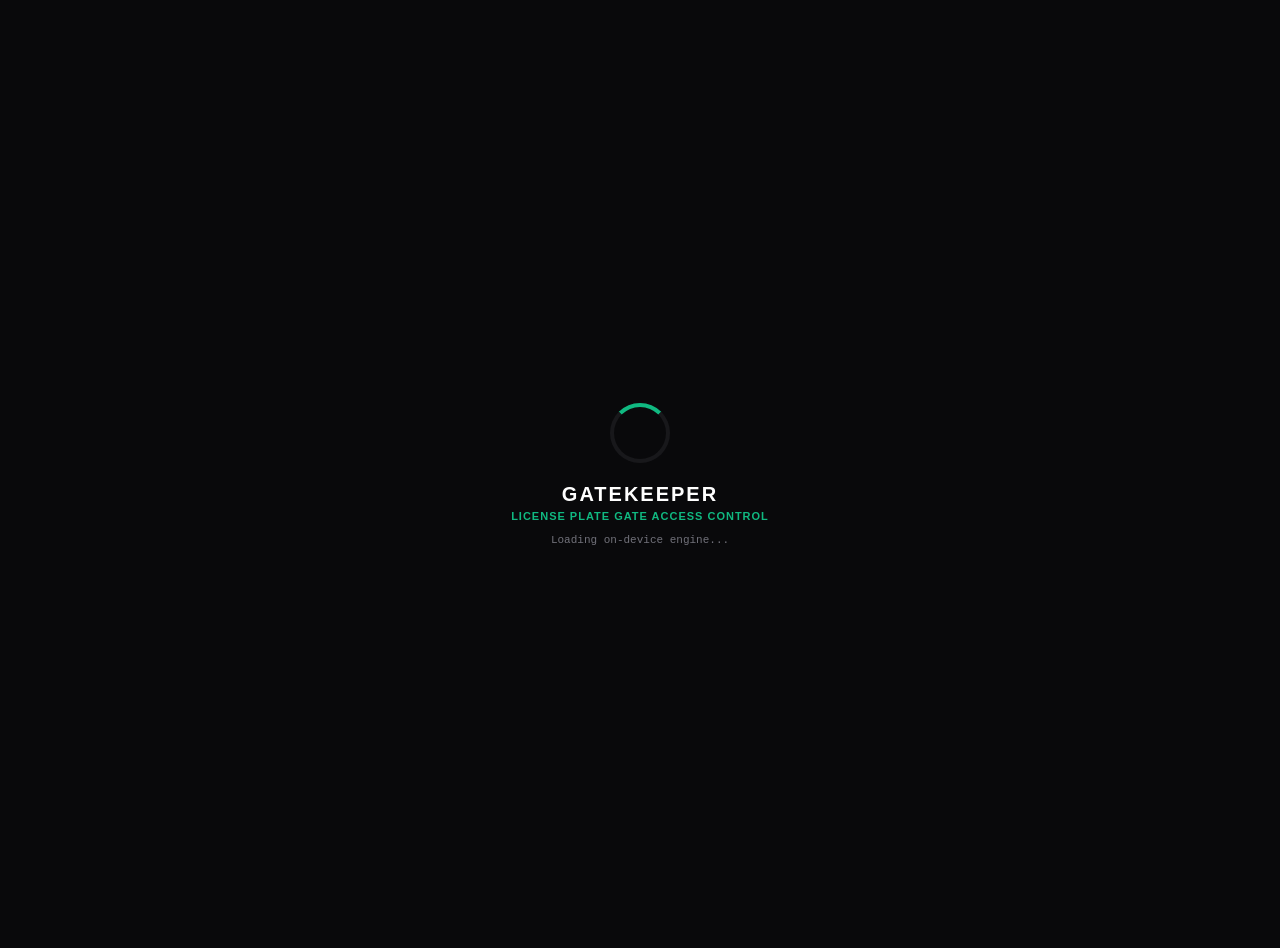
<file: index.html>
<!doctype html>
<html lang="en">
  <head>
    <meta charset="UTF-8" />
    <meta name="viewport" content="width=device-width, initial-scale=1.0" />
    <title>Gatekeeper - License Plate Gate Access Control</title>
    <meta name="description" content="High-speed vehicle gate access scanner for Android: reads license plates, verifies against CSV database, displays registrant, classification, and student names with instant green/red gate status lights and security log history." />
    <meta property="og:title" content="Gatekeeper - License Plate Gate Access Control" />
    <meta property="og:description" content="High-speed vehicle gate access scanner for Android: reads license plates, verifies against CSV database, displays registrant, classification, and student names with instant green/red gate status lights and security log history." />
    <meta property="og:type" content="website" />
    <meta name="twitter:card" content="summary_large_image" />
    <meta name="theme-color" content="#09090b" />
    <meta name="mobile-web-app-capable" content="yes" />
    <meta name="apple-mobile-web-app-capable" content="yes" />
    <meta name="apple-mobile-web-app-status-bar-style" content="black-translucent" />
    <meta name="apple-mobile-web-app-title" content="Gatekeeper" />
    <link rel="manifest" href="/manifest.json" />
    <link rel="icon" type="image/svg+xml" href="/icon.svg" />
    <link rel="apple-touch-icon" href="/icon.svg" />
  </head>
  <body style="background-color: #09090b; color: #ffffff; margin: 0; padding: 0; overflow-x: hidden;">
    <div id="root">
      <div style="display: flex; flex-direction: column; align-items: center; justify-content: center; height: 100vh; background-color: #09090b; color: #ffffff; font-family: -apple-system, BlinkMacSystemFont, 'Segoe UI', Roboto, sans-serif; text-align: center; padding: 24px;">
        <div style="width: 52px; height: 52px; border: 4px solid #18181b; border-top: 4px solid #10b981; border-radius: 50%; animation: gk-spin 0.8s linear infinite; margin-bottom: 20px;"></div>
        <div style="font-size: 20px; font-weight: 900; letter-spacing: 2px; color: #ffffff;">GATEKEEPER</div>
        <div style="font-size: 11px; color: #10b981; font-weight: 600; text-transform: uppercase; letter-spacing: 1px; margin-top: 4px;">License Plate Gate Access Control</div>
        <div style="font-size: 11px; color: #71717a; margin-top: 12px; font-family: monospace;">Loading on-device engine...</div>
      </div>
    </div>
    <style>
      @keyframes gk-spin { 0% { transform: rotate(0deg); } 100% { transform: rotate(360deg); } }
      html, body { background-color: #09090b !important; }
    </style>
    <script>
      window.addEventListener('error', function(e) {
        console.error('Gatekeeper startup error:', e.message, e.filename, e.lineno);
      });
    </script>
    <script type="module" src="/src/main.tsx"></script>
  </body>
</html>
</file>
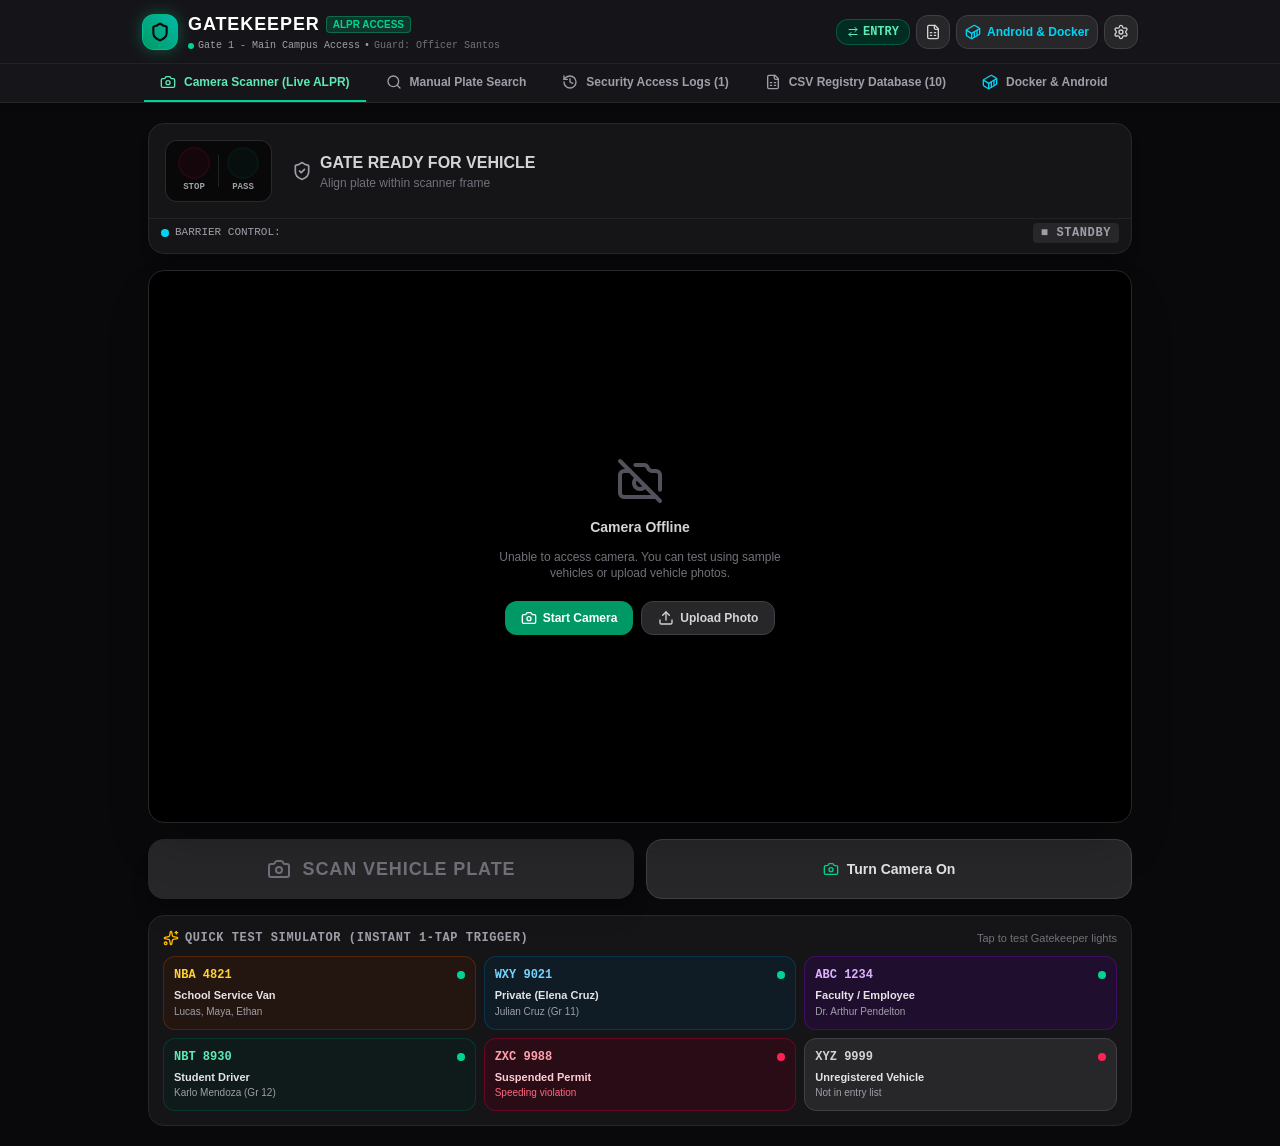
<file: android/app/src/main/assets/index.html>
<!doctype html>
<html lang="en">
  <head>
    <meta charset="UTF-8" />
    <meta name="viewport" content="width=device-width, initial-scale=1.0" />
    <title>Gatekeeper - License Plate Gate Access Control</title>
    <meta name="description" content="High-speed vehicle gate access scanner for Android: reads license plates, verifies against CSV database, displays registrant, classification, and student names with instant green/red gate status lights and security log history." />
    <meta property="og:title" content="Gatekeeper - License Plate Gate Access Control" />
    <meta property="og:description" content="High-speed vehicle gate access scanner for Android: reads license plates, verifies against CSV database, displays registrant, classification, and student names with instant green/red gate status lights and security log history." />
    <meta property="og:type" content="website" />
    <meta name="twitter:card" content="summary_large_image" />
    <meta name="theme-color" content="#09090b" />
    <meta name="mobile-web-app-capable" content="yes" />
    <meta name="apple-mobile-web-app-capable" content="yes" />
    <meta name="apple-mobile-web-app-status-bar-style" content="black-translucent" />
    <meta name="apple-mobile-web-app-title" content="Gatekeeper" />
    <link rel="manifest" href="./manifest.json" />
    <link rel="icon" type="image/svg+xml" href="./icon.svg" />
    <link rel="apple-touch-icon" href="./icon.svg" />
    <script type="module" crossorigin src="./assets/index-CqQIA003.js"></script>
    <link rel="stylesheet" crossorigin href="./assets/index-B_6yZZce.css">
  </head>
  <body style="background-color: #09090b; color: #ffffff; margin: 0; padding: 0; overflow-x: hidden;">
    <div id="root">
      <div style="display: flex; flex-direction: column; align-items: center; justify-content: center; height: 100vh; background-color: #09090b; color: #ffffff; font-family: -apple-system, BlinkMacSystemFont, 'Segoe UI', Roboto, sans-serif; text-align: center; padding: 24px;">
        <div style="width: 52px; height: 52px; border: 4px solid #18181b; border-top: 4px solid #10b981; border-radius: 50%; animation: gk-spin 0.8s linear infinite; margin-bottom: 20px;"></div>
        <div style="font-size: 20px; font-weight: 900; letter-spacing: 2px; color: #ffffff;">GATEKEEPER</div>
        <div style="font-size: 11px; color: #10b981; font-weight: 600; text-transform: uppercase; letter-spacing: 1px; margin-top: 4px;">License Plate Gate Access Control</div>
        <div style="font-size: 11px; color: #71717a; margin-top: 12px; font-family: monospace;">Loading on-device engine...</div>
      </div>
    </div>
    <style>@keyframes gk-spin{0%{transform:rotate(0)}to{transform:rotate(360deg)}}html,body{background-color:#09090b!important}</style>
    <script>
      window.addEventListener('error', function(e) {
        console.error('Gatekeeper startup error:', e.message, e.filename, e.lineno);
      });
    </script>
  </body>
</html>
</file>
